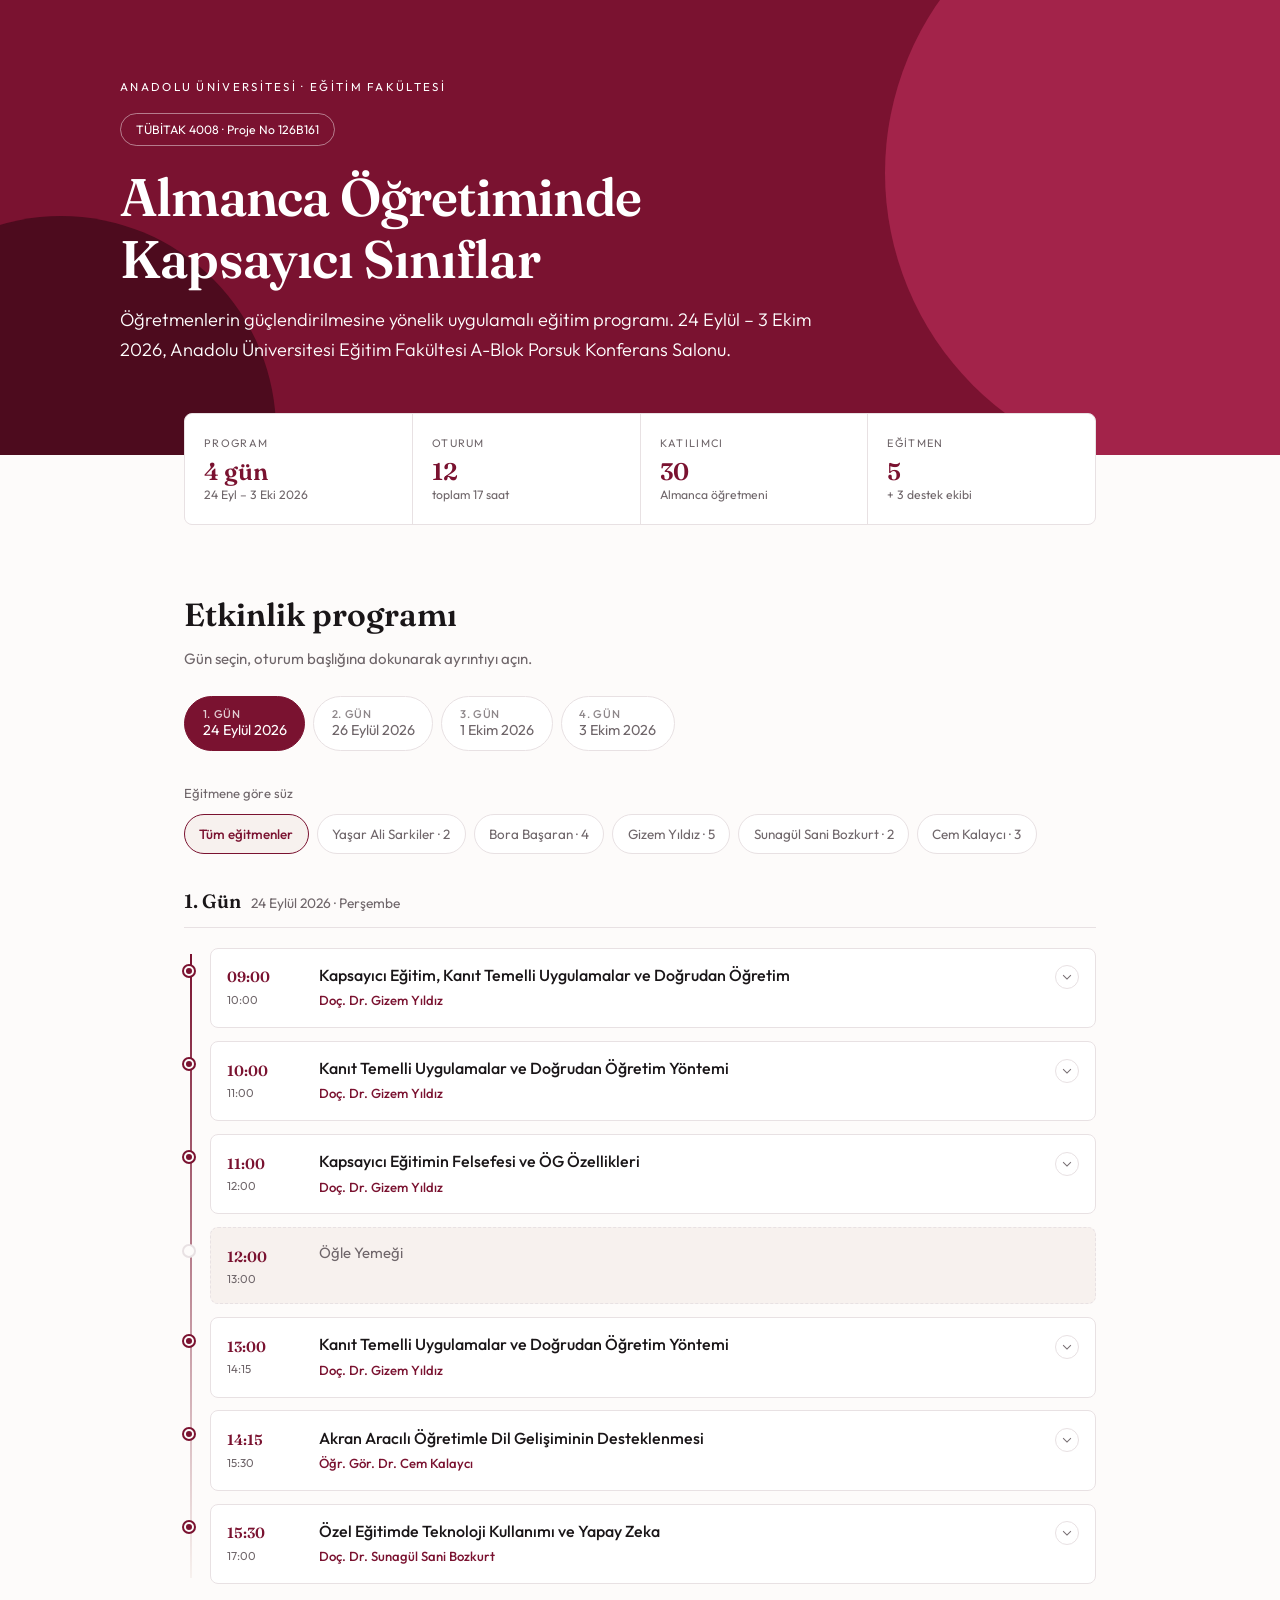
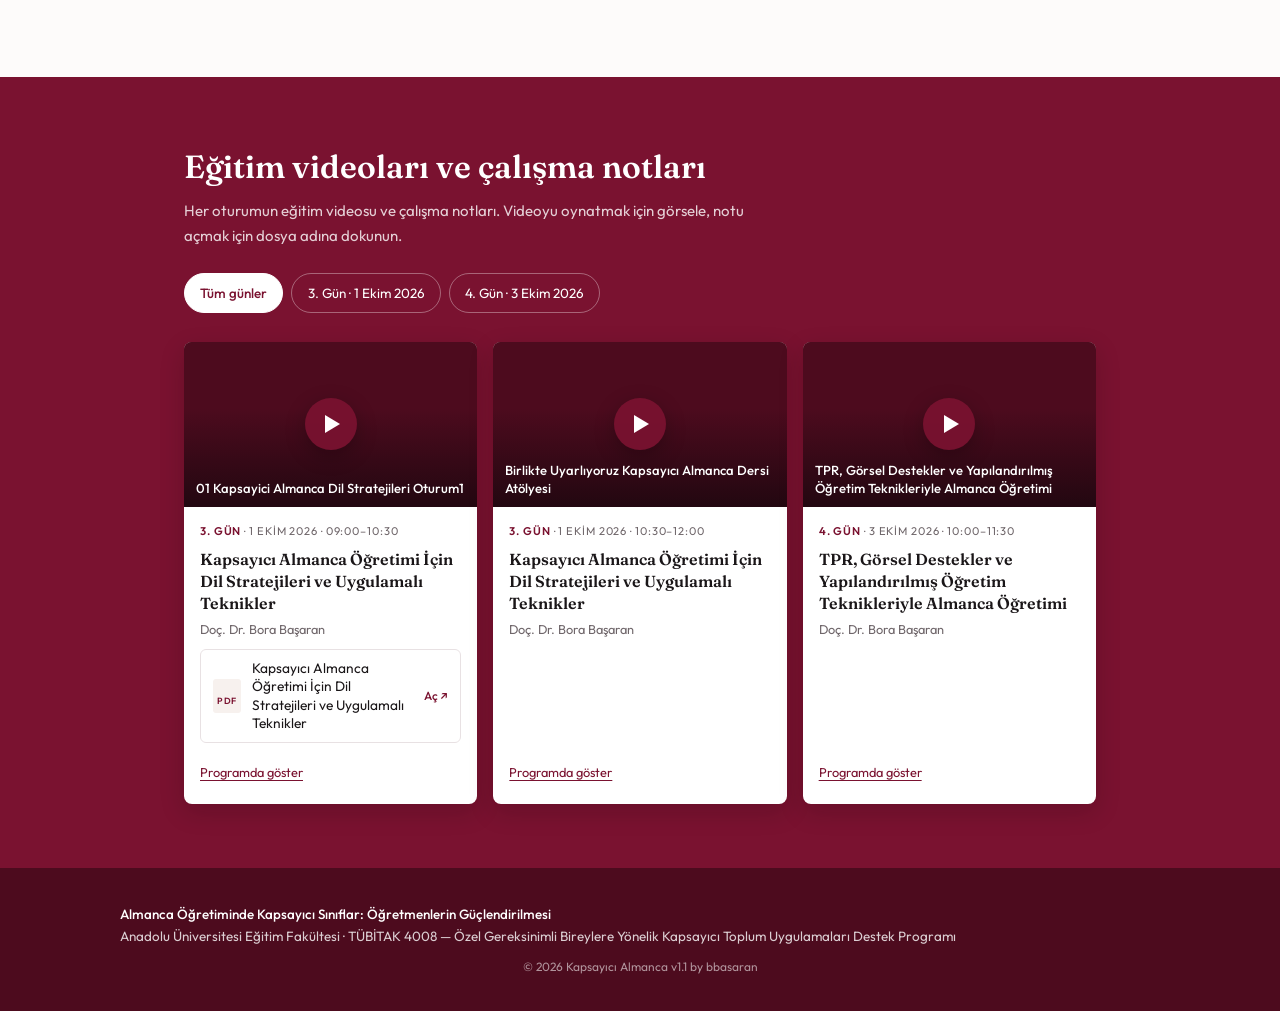
<file: index.html>
<!DOCTYPE html>
<html lang="tr">
<head>
<meta charset="UTF-8">
<meta name="viewport" content="width=device-width, initial-scale=1, viewport-fit=cover">
<meta name="theme-color" content="#7a1230">
<title>Etkinlik Programı | Almanca Öğretiminde Kapsayıcı Sınıflar</title>
<meta name="description" content="TÜBİTAK 4008 — Almanca Öğretiminde Kapsayıcı Sınıflar: Öğretmenlerin Güçlendirilmesi. 24 Eylül – 3 Ekim 2026 etkinlik programı.">
<link rel="preconnect" href="https://fonts.googleapis.com">
<link rel="preconnect" href="https://fonts.gstatic.com" crossorigin>
<link href="https://fonts.googleapis.com/css2?family=Fraunces:opsz,wght@9..144,400;9..144,600&family=Outfit:wght@300;400;500;600&display=swap" rel="stylesheet">
<style>
:root{
  --bordo:#7a1230; --bordo-dk:#4d0b1e; --bordo-lt:#a3234a;
  --ink:#1a1618; --muted:#6f666a; --line:#e8e1e3;
  --paper:#fdfbfa; --cream:#f7f1ee;
  --pad:clamp(1rem,5vw,5rem);
}
*{margin:0;padding:0;box-sizing:border-box}
html{scroll-behavior:smooth;-webkit-text-size-adjust:100%}
body{font-family:'Outfit',system-ui,sans-serif;background:var(--paper);color:var(--ink);line-height:1.65;-webkit-font-smoothing:antialiased;overflow-x:hidden}
button{font:inherit;color:inherit;-webkit-tap-highlight-color:transparent}

@keyframes riseIn{from{opacity:0;transform:translateY(16px)}to{opacity:1;transform:none}}
@keyframes fadeIn{from{opacity:0}to{opacity:1}}
@keyframes drawLine{from{transform:scaleY(0)}to{transform:scaleY(1)}}
@keyframes pop{from{opacity:0;transform:scale(.8)}to{opacity:1;transform:none}}

.hero{background:var(--bordo);color:#fff;padding:clamp(2.2rem,6vw,5rem) var(--pad) clamp(3.2rem,7vw,6rem);position:relative;overflow:hidden}
.hero>.wrap{position:relative;z-index:2}
.blob{position:absolute;border-radius:50%;z-index:1;pointer-events:none}
.blob.a{width:min(62vw,600px);aspect-ratio:1;right:-16%;top:-28%;background:var(--bordo-lt);opacity:.3;animation:fadeIn 1.2s ease both}
.blob.b{width:min(46vw,430px);aspect-ratio:1;left:-12%;bottom:-42%;background:var(--bordo-dk);opacity:.5;animation:fadeIn 1.4s .1s ease both}
.wrap{max-width:1040px;margin:0 auto}
.kurum{font-size:.72rem;letter-spacing:.2em;text-transform:uppercase;opacity:.85;margin-bottom:1.1rem;animation:riseIn .7s ease both}
.rozet{display:inline-block;border:1px solid rgba(255,255,255,.45);border-radius:2rem;padding:.32rem .95rem;font-size:.76rem;margin-bottom:1.3rem;animation:riseIn .7s .08s ease both}
h1{font-family:'Fraunces',Georgia,serif;font-weight:600;font-size:clamp(1.65rem,6.5vw,3.3rem);line-height:1.16;letter-spacing:-.015em;max-width:19ch;margin-bottom:1rem;animation:riseIn .7s .16s ease both}
.lead{font-weight:300;font-size:clamp(.94rem,3.4vw,1.14rem);max-width:60ch;opacity:.94;animation:riseIn .7s .24s ease both}

main{max-width:1040px;margin:0 auto;padding:0 var(--pad)}
.stats{display:grid;grid-template-columns:repeat(2,1fr);gap:1px;background:var(--line);border:1px solid var(--line);border-radius:8px;overflow:hidden;margin-top:-2.6rem;position:relative;z-index:5;animation:riseIn .7s .3s ease both}
.stats div{background:#fff;padding:1.1rem 1rem}
.stats dt{font-size:.68rem;letter-spacing:.12em;text-transform:uppercase;color:var(--muted);margin-bottom:.3rem}
.stats dd{font-family:'Fraunces',serif;font-size:1.35rem;font-weight:600;color:var(--bordo);line-height:1.15}
.stats dd small{font-family:'Outfit';font-size:.76rem;font-weight:400;color:var(--muted);display:block;margin-top:.1rem;line-height:1.35}

.bolum{padding:clamp(2.2rem,5vw,4rem) 0 1rem}
h2{font-family:'Fraunces',serif;font-weight:600;font-size:clamp(1.3rem,4.6vw,2rem);margin-bottom:.35rem}
.alt{color:var(--muted);font-size:.94rem;margin-bottom:1.5rem;max-width:56ch}

.kaydir{display:flex;gap:.5rem;overflow-x:auto;padding-bottom:.5rem;margin:0 calc(var(--pad)*-1);padding-left:var(--pad);padding-right:var(--pad);scrollbar-width:none;-webkit-overflow-scrolling:touch;scroll-snap-type:x proximity}
.kaydir::-webkit-scrollbar{display:none}
.sekme{flex:0 0 auto;scroll-snap-align:start;border:1px solid var(--line);background:#fff;border-radius:2rem;padding:.6rem 1.1rem;cursor:pointer;font-size:.9rem;color:var(--muted);transition:background .22s,border-color .22s,color .22s,transform .22s;line-height:1.3;min-height:44px;text-align:left}
.sekme:hover{border-color:var(--bordo-lt);color:var(--bordo)}
.sekme.aktif{background:var(--bordo);border-color:var(--bordo);color:#fff}
.sekme b{display:block;font-weight:500;font-size:.7rem;letter-spacing:.06em;opacity:.78;text-transform:uppercase}
.sekme.bos{opacity:.42}
.sekme .adet{font-size:.7rem;opacity:.8;margin-left:.15rem}

.filtreBaslik{font-size:.82rem;color:var(--muted);margin:1.5rem 0 .6rem}
.chip{flex:0 0 auto;scroll-snap-align:start;border:1px solid var(--line);background:#fff;border-radius:2rem;padding:.5rem .9rem;cursor:pointer;font-size:.84rem;color:var(--muted);transition:background .2s,border-color .2s,color .2s;min-height:40px;white-space:nowrap}
.chip:hover{border-color:var(--bordo-lt);color:var(--bordo)}
.chip.aktif{background:var(--cream);border-color:var(--bordo);color:var(--bordo);font-weight:500}

.gunbaslik{display:flex;align-items:baseline;gap:.6rem;flex-wrap:wrap;margin:1.5rem 0 1.2rem;padding-bottom:.6rem;border-bottom:1px solid var(--line);animation:fadeIn .4s ease both}
.gunbaslik h3{font-family:'Fraunces',serif;font-size:1.2rem;font-weight:600}
.gunbaslik span{color:var(--muted);font-size:.86rem}
.cizelge{position:relative;padding-left:1.6rem}
.cizelge::before{content:"";position:absolute;left:.36rem;top:.4rem;bottom:.4rem;width:2px;background:linear-gradient(var(--bordo),var(--cream));transform-origin:top;animation:drawLine .8s cubic-bezier(.4,0,.2,1) both}
.oturum{position:relative;margin-bottom:.8rem;animation:riseIn .5s ease both}
.nokta{position:absolute;left:-1.6rem;top:1.15rem;width:10px;height:10px;border-radius:50%;background:var(--bordo);border:2px solid var(--paper);box-shadow:0 0 0 2px var(--bordo);animation:pop .4s ease both}
.oturum.ara .nokta{background:var(--paper);box-shadow:0 0 0 2px var(--line)}
.kart{border:1px solid var(--line);border-radius:8px;background:#fff;overflow:hidden;transition:border-color .22s,box-shadow .22s}
.kart:hover{border-color:var(--bordo-lt);box-shadow:0 6px 18px rgba(26,22,24,.06)}
.oturum.ara .kart{background:var(--cream);border-style:dashed}
.ust{display:flex;gap:.85rem;align-items:flex-start;padding:.95rem 1rem;width:100%;background:none;border:0;text-align:left;cursor:pointer;min-height:44px}
.oturum.ara .ust{cursor:default}
.saat{font-family:'Fraunces',serif;font-size:.92rem;font-weight:600;color:var(--bordo);white-space:nowrap;min-width:4.9rem;padding-top:.1rem}
.saat small{display:block;font-family:'Outfit';font-weight:400;font-size:.72rem;color:var(--muted)}
.orta{flex:1;min-width:0}
.baslik{font-weight:500;font-size:1rem;line-height:1.4;margin-bottom:.25rem;overflow-wrap:anywhere}
.oturum.ara .baslik{font-weight:400;color:var(--muted);font-size:.93rem}
.egitmen{font-size:.82rem;color:var(--muted);overflow-wrap:anywhere}
.egitmen b{color:var(--bordo);font-weight:500}
.ok{flex-shrink:0;width:24px;height:24px;border-radius:50%;border:1px solid var(--line);display:flex;align-items:center;justify-content:center;transition:transform .28s ease,background .2s;margin-top:.1rem}
.ok::after{content:"";width:5px;height:5px;border-right:1.5px solid var(--muted);border-bottom:1.5px solid var(--muted);transform:rotate(45deg) translate(-1px,-1px)}
.kart.acik .ok{transform:rotate(180deg);background:var(--cream)}
.govde{max-height:0;overflow:hidden;transition:max-height .38s cubic-bezier(.4,0,.2,1)}
.iceric{padding:1rem;border-top:1px solid var(--line)}
.iceric p{font-size:.9rem;color:#443d40;margin-bottom:.85rem;overflow-wrap:anywhere}
.meta{display:flex;flex-wrap:wrap;gap:.35rem}
.etiket{font-size:.74rem;background:var(--cream);color:var(--bordo-dk);border-radius:4px;padding:.24rem .55rem}
.etiket.destek{background:#fff;border:1px solid var(--line);color:var(--muted)}
.bosluk{border:1px dashed var(--line);border-radius:8px;padding:1.4rem 1.1rem;text-align:center;color:var(--muted);font-size:.9rem;animation:fadeIn .35s ease both}
.bosluk b{color:var(--ink);font-weight:500}
.bosluk button{margin-top:.7rem;border:1px solid var(--bordo);background:#fff;color:var(--bordo);border-radius:2rem;padding:.45rem 1rem;font-size:.84rem;cursor:pointer;min-height:40px}

footer{background:var(--bordo-dk);color:rgba(255,255,255,.8);padding:2.2rem var(--pad);font-size:.84rem;margin-top:3rem}
footer strong{color:#fff;font-weight:500}

@media (min-width:560px){ .stats{grid-template-columns:repeat(4,1fr)} .stats div{padding:1.3rem 1.2rem} .stats dd{font-size:1.5rem} }
@media (max-width:430px){
  .ust{flex-wrap:wrap;gap:.5rem .7rem}
  .saat{min-width:0;font-size:.86rem;order:1}
  .saat small{display:inline;margin-left:.3rem}
  .ok{order:2;margin-left:auto}
  .orta{order:3;flex:1 0 100%}
  .cizelge{padding-left:1.35rem}
  .nokta{left:-1.35rem}
}
@media (prefers-reduced-motion:reduce){*{animation:none!important;transition:none!important}}
</style>
<link rel="stylesheet" href="materyaller.css">
</head>
<body>

<header class="hero">
  <div class="blob a"></div><div class="blob b"></div>
  <div class="wrap">
    <p class="kurum">Anadolu Üniversitesi &middot; Eğitim Fakültesi</p>
    <span class="rozet">TÜBİTAK 4008 &middot; Proje No 126B161</span>
    <h1>Almanca Öğretiminde Kapsayıcı Sınıflar</h1>
    <p class="lead">Öğretmenlerin güçlendirilmesine yönelik uygulamalı eğitim programı. 24 Eylül – 3 Ekim 2026, Anadolu Üniversitesi Eğitim Fakültesi A-Blok Porsuk Konferans Salonu.</p>
  </div>
</header>

<main>
  <dl class="stats">
    <div><dt>Program</dt><dd>4 gün<small>24 Eyl – 3 Eki 2026</small></dd></div>
    <div><dt>Oturum</dt><dd>12<small>toplam 17 saat</small></dd></div>
    <div><dt>Katılımcı</dt><dd>30<small>Almanca öğretmeni</small></dd></div>
    <div><dt>Eğitmen</dt><dd>5<small>+ 3 destek ekibi</small></dd></div>
  </dl>

  <section class="bolum">
    <h2>Etkinlik programı</h2>
    <p class="alt">Gün seçin, oturum başlığına dokunarak ayrıntıyı açın.</p>
    <div class="kaydir" id="sekmeler"></div>
    <p class="filtreBaslik">Eğitmene göre süz</p>
    <div class="kaydir" id="filtre"></div>
    <div id="icerik"></div>
  </section>
</main>

<section class="bolum mbant" id="materyaller" hidden>
  <div class="wrap" style="padding:0 var(--pad)">
    <h2>Eğitim videoları ve çalışma notları</h2>
    <p class="alt">Her oturumun eğitim videosu ve çalışma notları. Videoyu oynatmak için görsele, notu açmak için dosya adına dokunun.</p>
    <div class="kaydir" id="mfiltre"></div>
    <div class="mkartlar" id="materyalListe"></div>
  </div>
</section>

<footer>
  <div class="wrap">
    <strong>Almanca Öğretiminde Kapsayıcı Sınıflar: Öğretmenlerin Güçlendirilmesi</strong><br>
    Anadolu Üniversitesi Eğitim Fakültesi &middot; TÜBİTAK 4008 — Özel Gereksinimli Bireylere Yönelik Kapsayıcı Toplum Uygulamaları Destek Programı
  </div>
</footer>

<script src="materyaller.js"></script>
<script>
const GUNLER = [{"kod": "24.09.2026", "etiket": "1. Gün", "tarih": "24 Eylül 2026", "gun": "Perşembe", "oturumlar": [{"no": 1, "baslik": "Kapsayıcı Eğitim, Kanıt Temelli Uygulamalar ve Doğrudan Öğretim", "bas": "09:00", "bit": "10:00", "kisi": 30, "mekan": "Anadolu Üniversitesi Eğitim Fakültesi A-Blok Porsuk Konferans Salonu", "aciklama": "Bu oturumda, kapsayıcı eğitim bağlamında öğretim süreçlerinin etkililiğini artırmayı amaçlayan kanıt temelli uygulamalar kavramı ele alınacaktır.", "egitmenler": ["Doç. Dr. Gizem Yıldız"], "destek": ["Yiğit Selçuk Koca", "Sema Nur Tunçyüz", "Dilara Kılıç"], "mola": false}, {"no": 2, "baslik": "Kanıt Temelli Uygulamalar ve Doğrudan Öğretim Yöntemi", "bas": "10:00", "bit": "11:00", "kisi": 30, "mekan": "Anadolu Üniversitesi Eğitim Fakültesi A-Blok Porsuk Konferans Salonu", "aciklama": "Bu oturumda, kanıt temelli uygulamaların kuramsal dayanakları açıklanacak; bu yaklaşımların öğretim sürecinde neden ve nasıl tercih edilmesi gerektiği, kapsayıcı eğitim perspektifiyle tartışılacaktır.", "egitmenler": ["Doç. Dr. Gizem Yıldız"], "destek": ["Yiğit Selçuk Koca", "Sema Nur Tunçyüz", "Dilara Kılıç"], "mola": false}, {"no": 3, "baslik": "Kapsayıcı Eğitimin Felsefesi ve ÖG Özellikleri", "bas": "11:00", "bit": "12:00", "kisi": 30, "mekan": "Anadolu Üniversitesi Eğitim Fakültesi A-Blok Porsuk Konferans Salonu", "aciklama": "Bu oturumda, kapsayıcı eğitim uygulamalarının felsefi ve ampirik temellerine ilişkin genel bir çerçeve sunulacaktır. Kapsayıcı eğitimin eşitlik, erişilebilirlik ve katılım ilkeleri doğrultusunda nasıl yapılandırıldığı ele alınacak; bu yaklaşımın öğretim süreçlerine yansımaları kuramsal bir perspektifle tartışılacaktır.", "egitmenler": ["Doç. Dr. Gizem Yıldız"], "destek": ["Yiğit Selçuk Koca", "Sema Nur Tunçyüz", "Dilara Kılıç"], "mola": false}, {"no": 4, "baslik": "Öğle Yemeği", "bas": "12:00", "bit": "13:00", "kisi": 34, "mekan": "Anadolu Üniversitesi Yemekhanesi", "aciklama": "Öğlen yemeği için Anadolu Üniversitesi yemekhanesinden yararlanılacaktır.", "egitmenler": [], "destek": [], "mola": true}, {"no": 5, "baslik": "Kanıt Temelli Uygulamalar ve Doğrudan Öğretim Yöntemi", "bas": "13:00", "bit": "14:15", "kisi": 30, "mekan": "Anadolu Üniversitesi Eğitim Fakültesi A-Blok Porsuk Konferans Salonu", "aciklama": "Yöntemin temel ilkeleri, öğretim basamakları ve sınıf içi uygulanış süreci ele alınacak; özellikle özel eğitim gereksinimi olan öğrencilerin öğrenme süreçlerini desteklemedeki işlevi üzerinde durulacaktır. Oturum, doğrudan öğretim yaklaşımının Almanca öğretimi bağlamında nasıl planlanabileceğini ve öğretmenlerin bu yöntemi kendi derslerine nasıl uyarlayabileceklerini uygulamaya dönük örnekler üzerinden tartışmayı amaçlamaktadır.", "egitmenler": ["Doç. Dr. Gizem Yıldız"], "destek": ["Yiğit Selçuk Koca", "Sema Nur Tunçyüz", "Dilara Kılıç"], "mola": false}, {"no": 6, "baslik": "Akran Aracılı Öğretimle Dil Gelişiminin Desteklenmesi", "bas": "14:15", "bit": "15:30", "kisi": 30, "mekan": "Anadolu Üniversitesi Eğitim Fakültesi A-Blok Porsuk Konferans Salonu", "aciklama": "Bu oturumda, kapsayıcı eğitim bağlamında kanıt temelli öğretim yaklaşımlarından biri olan Akran Aracılı Öğretim Yöntemi ele alınacaktır. Oturumun amacı, akran etkileşimine dayalı bu yöntemin kuramsal temellerini tanıtmak ve yöntemin dil gelişimini desteklemedeki işlevini Almanca öğretimi bağlamında ortaya koymaktır.", "egitmenler": ["Öğr. Gör. Dr. Cem Kalaycı"], "destek": ["Yiğit Selçuk Koca", "Sema Nur Tunçyüz", "Dilara Kılıç"], "mola": false}, {"no": 7, "baslik": "Özel Eğitimde Teknoloji Kullanımı ve Yapay Zeka", "bas": "15:30", "bit": "17:00", "kisi": 30, "mekan": "Anadolu Üniversitesi Eğitim Fakültesi A-Blok Porsuk Konferans Salonu", "aciklama": "Oturum, özel eğitim gereksinimi olan öğrencilerin dil öğrenme süreçlerini desteklemeye yönelik teknolojik araçların pedagojik işlevlerini tanıtmayı ve bu araçların Almanca öğretimi bağlamında nasıl kullanılabileceğini tartışmayı amaçlamaktadır.", "egitmenler": ["Doç. Dr. Sunagül Sani Bozkurt"], "destek": ["Yiğit Selçuk Koca", "Sema Nur Tunçyüz", "Dilara Kılıç"], "mola": false}]}, {"kod": "26.09.2026", "etiket": "2. Gün", "tarih": "26 Eylül 2026", "gun": "Cumartesi", "oturumlar": [{"no": 8, "baslik": "Uygulama: Doğrudan öğretim basamaklarına göre bir Almanca gramer konusunun mikro-öğretim taslağını hazırlama", "bas": "10:00", "bit": "12:00", "kisi": 30, "mekan": "Anadolu Üniversitesi Eğitim Fakültesi A-Blok Porsuk Konferans Salonu", "aciklama": "Bu uygulama oturumu, öğretmenlerin Doğrudan Öğretim yöntemini kuramsal bir çerçeveden çıkararak sınıf içi uygulamalara dönüştürebilmelerini sağlamak üzere Doğrudan Öğretimin temel basamaklarını hatırlatacak ve katılımcılara mikro-öğretim taslak formunu tanıtacaktır.", "egitmenler": ["Öğr. Gör. Dr. Cem Kalaycı"], "destek": ["Yiğit Selçuk Koca", "Sema Nur Tunçyüz", "Dilara Kılıç"], "mola": false}, {"no": 9, "baslik": "Öğle Yemeği", "bas": "12:00", "bit": "13:00", "kisi": 34, "mekan": "Anadolu Üniversitesi Sosyal Tesisleri", "aciklama": "Öğlen yemeği için Anadolu Üniversitesi sosyal tesislerinden yararlanılacaktır.", "egitmenler": [], "destek": [], "mola": true}]}, {"kod": "01.10.2026", "etiket": "3. Gün", "tarih": "1 Ekim 2026", "gun": "Perşembe", "oturumlar": [{"no": 10, "baslik": "Kapsayıcı Almanca Öğretimi İçin Dil Stratejileri ve Uygulamalı Teknikler", "bas": "09:00", "bit": "10:30", "kisi": 30, "mekan": "Anadolu Üniversitesi Eğitim Fakültesi A-Blok Porsuk Konferans Salonu", "aciklama": "Etkinlik, öğretmenlerin kapsayıcı sınıflarda Almanca öğretimine yönelik erişilebilir, uyarlanabilir ve kanıt temelli dil öğretim yaklaşımlarını tanımalarını ve bu yaklaşımları kendi sınıf içi uygulamalarına bilinçli bir biçimde aktarabilmelerini hedeflemektedir.", "egitmenler": ["Doç. Dr. Bora Başaran"], "destek": ["Yiğit Selçuk Koca", "Sema Nur Tunçyüz", "Dilara Kılıç"], "mola": false}, {"no": 11, "baslik": "Kapsayıcı Almanca Öğretimi İçin Dil Stratejileri ve Uygulamalı Teknikler", "bas": "10:30", "bit": "12:00", "kisi": 30, "mekan": "Anadolu Üniversitesi Eğitim Fakültesi A-Blok Porsuk Konferans Salonu", "aciklama": "Bu devam oturumunda Kapsayıcı Almanca Öğretimi İçin Dil Stratejileri ve Uygulamalı Teknikler'e yönelik örnekler sunularak tamamlayıcı uygulamalar gerçekleştirilecektir.", "egitmenler": ["Doç. Dr. Bora Başaran"], "destek": ["Yiğit Selçuk Koca", "Sema Nur Tunçyüz", "Dilara Kılıç"], "mola": false}, {"no": 12, "baslik": "Öğle Yemeği", "bas": "12:00", "bit": "13:00", "kisi": 34, "mekan": "Anadolu Üniversitesi Yemekhanesi", "aciklama": "Öğlen yemeği için Anadolu Üniversitesi yemekhanesinden yararlanılacaktır.", "egitmenler": [], "destek": [], "mola": true}, {"no": 13, "baslik": "Öğrenme İçin Evrensel Tasarım ve Çok Duyulu Dil Öğretimi Yaklaşımları", "bas": "13:00", "bit": "15:00", "kisi": 30, "mekan": "Anadolu Üniversitesi Eğitim Fakültesi A-Blok Porsuk Konferans Salonu", "aciklama": "Öğrenme İçin Evrensel Tasarım (Universal Design for Learning – UDL) 3.0 çerçevesi (CAST, 2024) ve bu çerçevenin çok duyulu dil öğretimine uygulanışı ele alınacaktır.", "egitmenler": ["Arş. Gör. Yaşar Ali Sarkiler"], "destek": ["Yiğit Selçuk Koca", "Sema Nur Tunçyüz", "Dilara Kılıç"], "mola": false}]}, {"kod": "03.10.2026", "etiket": "4. Gün", "tarih": "3 Ekim 2026", "gun": "Cumartesi", "oturumlar": [{"no": 14, "baslik": "TPR, Görsel Destekler ve Yapılandırılmış Öğretim Teknikleriyle Almanca Öğretimi", "bas": "10:00", "bit": "11:30", "kisi": 30, "mekan": "Anadolu Üniversitesi Eğitim Fakültesi A-Blok Porsuk Konferans Salonu", "aciklama": "Total Physical Response (TPR), görsel destek stratejileri ve yapılandırılmış öğretim yöntemleri ele alınacaktır. Oturumun temel amacı, bu yaklaşımların kapsayıcı sınıf ortamlarında Almanca öğretimini nasıl daha erişilebilir, anlaşılır ve sürdürülebilir hâle getirdiğini kuramsal ve uygulamalı boyutlarıyla sunmaktır.", "egitmenler": ["Doç. Dr. Bora Başaran"], "destek": ["Yiğit Selçuk Koca", "Sema Nur Tunçyüz", "Dilara Kılıç"], "mola": false}, {"no": 15, "baslik": "Öğle Yemeği", "bas": "11:30", "bit": "12:30", "kisi": 34, "mekan": "Anadolu Üniversitesi Sosyal Tesisleri", "aciklama": "Öğlen yemeği için Anadolu Üniversitesi sosyal tesislerinden yararlanılacaktır.", "egitmenler": [], "destek": [], "mola": true}, {"no": 16, "baslik": "Değerlendirme Oturumu", "bas": "12:30", "bit": "14:00", "kisi": 30, "mekan": "Anadolu Üniversitesi Eğitim Fakültesi A-Blok Porsuk Konferans Salonu", "aciklama": "Programın değerlendirme oturumunda, eğitim sürecinin genel etkililiği çok boyutlu olarak ele alınacaktır. Bu kapsamda katılımcı öğretmenlerin kapsayıcı Almanca öğretimine ilişkin bilgi ve farkındalık düzeylerindeki değişimi belirlemeye yönelik son değerlendirme uygulamaları gerçekleştirilecektir.", "egitmenler": ["Doç. Dr. Bora Başaran", "Doç. Dr. Sunagül Sani Bozkurt", "Öğr. Gör. Dr. Cem Kalaycı", "Doç. Dr. Gizem Yıldız", "Arş. Gör. Yaşar Ali Sarkiler"], "destek": ["Yiğit Selçuk Koca", "Sema Nur Tunçyüz", "Dilara Kılıç"], "mola": false}]}];
let aktifGun = 0, aktifEgitmen = null;

const egitmenler = [];
GUNLER.forEach(g => g.oturumlar.forEach(o => o.egitmenler.forEach(e => {
  if (!egitmenler.includes(e)) egitmenler.push(e);
})));
egitmenler.sort((a,b) => a.localeCompare(b,'tr'));

const kisaAd = e => e.replace(/^(Doç\. Dr\.|Öğr\. Gör\. Dr\.|Arş\. Gör\.)\s*/,'');
const esles = o => !aktifEgitmen || o.egitmenler.indexOf(aktifEgitmen) !== -1;
const gunOturum = g => g.oturumlar.filter(o => !o.mola && esles(o));

function sekmeleriCiz(){
  document.getElementById('sekmeler').innerHTML = GUNLER.map((g,i) => {
    const n = gunOturum(g).length;
    const bos = aktifEgitmen && n === 0;
    return '<button class="sekme' + (i===aktifGun?' aktif':'') + (bos?' bos':'') + '" data-i="' + i + '">' +
           '<b>' + g.etiket + '</b>' + g.tarih +
           (aktifEgitmen ? '<span class="adet"> · ' + n + ' oturum</span>' : '') + '</button>';
  }).join('');
}

function filtreCiz(){
  document.getElementById('filtre').innerHTML =
    '<button class="chip' + (aktifEgitmen===null?' aktif':'') + '" data-e="">Tüm eğitmenler</button>' +
    egitmenler.map(e => {
      let t = 0;
      GUNLER.forEach(g => g.oturumlar.forEach(o => { if(!o.mola && o.egitmenler.indexOf(e)!==-1) t++; }));
      return '<button class="chip' + (aktifEgitmen===e?' aktif':'') + '" data-e="' + e + '">' +
             kisaAd(e) + ' · ' + t + '</button>';
    }).join('');
}

function icerikCiz(){
  const g = GUNLER[aktifGun];
  const list = g.oturumlar.filter(o => aktifEgitmen ? (!o.mola && esles(o)) : true);
  let govde;
  if (list.length === 0){
    const varGun = GUNLER.map((x,i)=>({i,n:gunOturum(x).length})).filter(x=>x.n>0);
    govde = '<div class="bosluk"><b>' + kisaAd(aktifEgitmen) + '</b> bu günde oturum yürütmüyor.' +
      (varGun.length ? '<br>Oturumları: ' + varGun.map(x=>GUNLER[x.i].etiket).join(', ') +
        '<br><button data-git="' + varGun[0].i + '">' + GUNLER[varGun[0].i].etiket + '’ne git</button>' : '') +
      '</div>';
  } else {
    govde = '<div class="cizelge">' + list.map((o,i) =>
      '<div class="oturum' + (o.mola?' ara':'') + '" data-no="' + o.no + '" style="animation-delay:' + (i*0.055).toFixed(3) + 's">' +
        '<span class="nokta" style="animation-delay:' + (i*0.055+0.1).toFixed(3) + 's"></span>' +
        '<div class="kart">' +
          (o.mola
            ? '<div class="ust"><div class="saat">' + o.bas + '<small>' + o.bit + '</small></div>' +
              '<div class="orta"><div class="baslik">' + o.baslik + '</div></div></div>'
            : '<button class="ust" type="button" aria-expanded="false">' +
                '<div class="saat">' + o.bas + '<small>' + o.bit + '</small></div>' +
                '<div class="orta"><div class="baslik">' + o.baslik + '</div>' +
                '<div class="egitmen"><b>' + o.egitmenler.join(', ') + '</b></div>' + rozetHtml(o.no) + '</div>' +
                '<span class="ok"></span></button>' +
              '<div class="govde"><div class="iceric"><p>' + o.aciklama + '</p>' + materyalHtml(o) + '<div class="meta">' +
                o.egitmenler.map(e=>'<span class="etiket">'+e+'</span>').join('') +
                o.destek.map(d=>'<span class="etiket destek">'+d+'</span>').join('') +
                '<span class="etiket destek">' + o.kisi + ' katılımcı</span>' +
                '<span class="etiket destek">' + o.mekan + '</span>' +
              '</div></div></div>') +
        '</div></div>').join('') + '</div>';
  }
  document.getElementById('icerik').innerHTML =
    '<div class="gunbaslik"><h3>' + g.etiket + '</h3><span>' + g.tarih + ' · ' + g.gun + '</span></div>' + govde;
}

function ciz(){ sekmeleriCiz(); filtreCiz(); icerikCiz(); }

document.addEventListener('click', function(e){
  const git = e.target.closest('[data-git]');
  if (git){ aktifGun = +git.dataset.git; ciz(); return; }
  const s = e.target.closest('.sekme');
  if (s){ aktifGun = +s.dataset.i; ciz(); return; }
  const c = e.target.closest('.chip');
  if (c){
    aktifEgitmen = c.dataset.e || null;
    if (aktifEgitmen && gunOturum(GUNLER[aktifGun]).length === 0){
      const ilk = GUNLER.findIndex(g => gunOturum(g).length > 0);
      if (ilk !== -1) aktifGun = ilk;
    }
    ciz(); return;
  }
  const u = e.target.closest('button.ust');
  if (u){
    const k = u.parentElement, gv = k.querySelector('.govde');
    const acik = k.classList.toggle('acik');
    u.setAttribute('aria-expanded', acik ? 'true' : 'false');
    gv.style.maxHeight = acik ? gv.scrollHeight + 'px' : '0px';
  }
});

window.addEventListener('resize', function(){
  document.querySelectorAll('.kart.acik .govde').forEach(function(gv){
    gv.style.transition = 'none';
    gv.style.maxHeight = gv.scrollHeight + 'px';
    requestAnimationFrame(function(){ gv.style.transition = ''; });
  });
});

ciz();
materyalYukle();
</script>
</body>
</html>
</file>
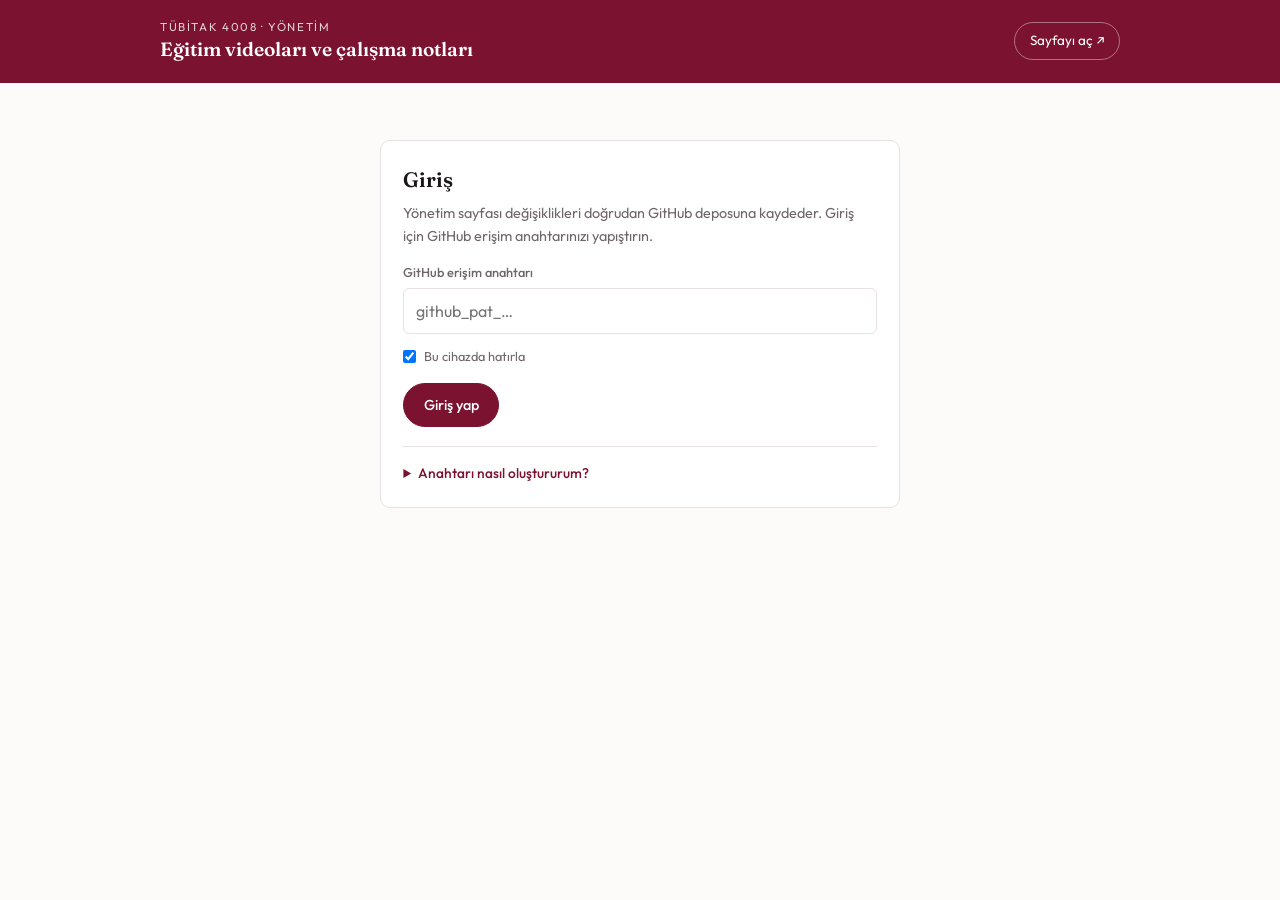
<file: admin/index.html>
<!DOCTYPE html>
<html lang="tr">
<head>
<meta charset="UTF-8">
<meta name="viewport" content="width=device-width, initial-scale=1, viewport-fit=cover">
<meta name="robots" content="noindex, nofollow">
<meta name="theme-color" content="#7a1230">
<title>Yönetim | Almanca Öğretiminde Kapsayıcı Sınıflar</title>
<link rel="preconnect" href="https://fonts.googleapis.com">
<link rel="preconnect" href="https://fonts.gstatic.com" crossorigin>
<link href="https://fonts.googleapis.com/css2?family=Fraunces:opsz,wght@9..144,600&family=Outfit:wght@300;400;500;600&display=swap" rel="stylesheet">
<style>
:root{--bordo:#7a1230;--bordo-dk:#4d0b1e;--bordo-lt:#a3234a;--ink:#1a1618;--muted:#6f666a;--line:#e8e1e3;--paper:#fdfbfa;--cream:#f7f1ee;--ok:#1d6b43;--pad:clamp(1rem,4vw,2.5rem)}
*{margin:0;padding:0;box-sizing:border-box}
body{font-family:'Outfit',system-ui,sans-serif;background:var(--paper);color:var(--ink);line-height:1.55;-webkit-font-smoothing:antialiased}
button,input{font:inherit;color:inherit}
[hidden]{display:none!important}
header{background:var(--bordo);color:#fff;padding:1.1rem var(--pad)}
header .ic{max-width:960px;margin:0 auto;display:flex;align-items:center;justify-content:space-between;gap:1rem;flex-wrap:wrap}
header h1{font-family:'Fraunces',serif;font-weight:600;font-size:1.2rem}
header small{display:block;font-size:.72rem;letter-spacing:.14em;text-transform:uppercase;opacity:.8}
header a,header button{color:#fff;font-size:.84rem;background:none;border:1px solid rgba(255,255,255,.4);border-radius:2rem;padding:.4rem .9rem;text-decoration:none;cursor:pointer;min-height:38px}
main{max-width:960px;margin:0 auto;padding:1.6rem var(--pad) 7rem}
.kutu{background:#fff;border:1px solid var(--line);border-radius:10px;padding:1.4rem}
h2{font-family:'Fraunces',serif;font-weight:600;font-size:1.3rem;margin-bottom:.4rem}
.alt{color:var(--muted);font-size:.9rem;margin-bottom:1rem}
label{display:block;font-size:.8rem;font-weight:500;color:var(--muted);margin:.8rem 0 .3rem}
input[type=text],input[type=url],input[type=password]{width:100%;border:1px solid var(--line);border-radius:6px;padding:.62rem .75rem;background:#fff;min-height:44px}
input:focus{outline:2px solid var(--bordo-lt);outline-offset:1px;border-color:transparent}
.btn{border:1px solid var(--bordo);background:var(--bordo);color:#fff;border-radius:2rem;padding:.6rem 1.2rem;cursor:pointer;font-weight:500;min-height:44px;font-size:.9rem}
.btn:disabled{opacity:.5;cursor:not-allowed}
.btn.ikincil{background:#fff;color:var(--bordo)}
.btn.kucuk{padding:.35rem .8rem;min-height:36px;font-size:.82rem}
.sil{border:0;background:none;color:var(--muted);cursor:pointer;font-size:.8rem;padding:.3rem .5rem;border-radius:4px;min-height:34px}
.sil:hover{color:var(--bordo);background:var(--cream)}
.onay{display:flex;align-items:center;gap:.5rem;margin:.8rem 0 1rem;font-size:.86rem;color:var(--muted)}
.hata{color:var(--bordo);font-size:.86rem;margin-top:.7rem}
details.yardim{margin-top:1.2rem;font-size:.86rem;color:#443d40;border-top:1px solid var(--line);padding-top:1rem}
details.yardim summary{cursor:pointer;color:var(--bordo);font-weight:500}
details.yardim ol{margin:.6rem 0 0 1.2rem;display:grid;gap:.3rem}

.sekmeler{display:flex;gap:.5rem;overflow-x:auto;margin-bottom:1rem;padding-bottom:.3rem;scrollbar-width:none}
.sekme{flex:0 0 auto;border:1px solid var(--line);background:#fff;border-radius:2rem;padding:.5rem 1rem;cursor:pointer;font-size:.86rem;color:var(--muted);min-height:42px;white-space:nowrap}
.sekme.aktif{background:var(--bordo);border-color:var(--bordo);color:#fff}
.sekme .say{font-size:.72rem;opacity:.8;margin-left:.25rem}

.oturum{background:#fff;border:1px solid var(--line);border-radius:10px;margin-bottom:.8rem;overflow:hidden}
.oturum.degisti{border-color:var(--bordo-lt)}
.obas{display:flex;gap:.9rem;align-items:flex-start;padding:.9rem 1rem;width:100%;border:0;background:none;text-align:left;cursor:pointer}
.obas .saat{font-family:'Fraunces',serif;font-weight:600;color:var(--bordo);font-size:.9rem;min-width:3.4rem}
.obas .orta{flex:1;min-width:0}
.obas .b{font-weight:500;line-height:1.35}
.obas .e{font-size:.8rem;color:var(--muted)}
.durum{display:flex;gap:.3rem;flex-wrap:wrap;margin-top:.35rem}
.dz{font-size:.7rem;border-radius:2rem;padding:.1rem .55rem;background:var(--cream);color:var(--muted)}
.dz.var{background:#e7f3ec;color:var(--ok)}
.ogovde{border-top:1px solid var(--line);padding:1rem;display:grid;gap:1.2rem;background:var(--paper)}
@media (min-width:760px){.ogovde{grid-template-columns:1fr 1fr}}
.grup h3{font-size:.72rem;letter-spacing:.12em;text-transform:uppercase;color:var(--muted);margin-bottom:.5rem;font-weight:500}
.oge{display:flex;gap:.7rem;align-items:center;background:#fff;border:1px solid var(--line);border-radius:6px;padding:.5rem;margin-bottom:.45rem}
.oge img{width:88px;aspect-ratio:16/9;object-fit:cover;border-radius:4px;background:var(--bordo-dk);flex-shrink:0}
.oge .pdf{width:34px;height:40px;border-radius:3px;background:var(--cream);color:var(--bordo);font-size:.58rem;font-weight:600;display:flex;align-items:flex-end;justify-content:center;padding-bottom:.3rem;flex-shrink:0}
.oge .m{flex:1;min-width:0;font-size:.86rem;line-height:1.3;overflow-wrap:anywhere}
.oge .m small{display:block;color:var(--muted);font-size:.74rem}
.yeni{font-size:.7rem;color:var(--bordo);font-weight:600}
.ekle{background:#fff;border:1px dashed var(--line);border-radius:6px;padding:.3rem .8rem .8rem}
.ekle .satir{display:flex;gap:.5rem;margin-top:.6rem;flex-wrap:wrap;align-items:center}
.dosyasec{font-size:.84rem;max-width:100%}
.bos{font-size:.84rem;color:var(--muted);margin-bottom:.45rem}

.alt-cubuk{position:fixed;left:0;right:0;bottom:0;background:#fff;border-top:1px solid var(--line);box-shadow:0 -6px 20px rgba(26,22,24,.06);padding:.8rem var(--pad);z-index:10}
.alt-cubuk .ic{max-width:960px;margin:0 auto;display:flex;align-items:center;justify-content:space-between;gap:1rem;flex-wrap:wrap}
.alt-cubuk .mesaj{font-size:.88rem;color:var(--muted)}
.alt-cubuk .mesaj.basari{color:var(--ok)}
.alt-cubuk .mesaj.hata{color:var(--bordo);margin:0}
</style>
</head>
<body>

<header>
  <div class="ic">
    <div><small>TÜBİTAK 4008 · Yönetim</small><h1>Eğitim videoları ve çalışma notları</h1></div>
    <div style="display:flex;gap:.5rem">
      <a href="../" target="_blank" rel="noopener">Sayfayı aç ↗</a>
      <button id="cikis" type="button" hidden>Çıkış</button>
    </div>
  </div>
</header>

<main>
  <!-- Giriş -->
  <section id="giris" class="kutu" style="max-width:520px;margin:2rem auto 0">
    <h2>Giriş</h2>
    <p class="alt">Yönetim sayfası değişiklikleri doğrudan GitHub deposuna kaydeder. Giriş için GitHub erişim anahtarınızı yapıştırın.</p>
    <label for="anahtar">GitHub erişim anahtarı</label>
    <input id="anahtar" type="password" autocomplete="off" placeholder="github_pat_…">
    <div class="onay"><input id="hatirla" type="checkbox" checked> <label for="hatirla" style="margin:0;font-weight:400">Bu cihazda hatırla</label></div>
    <button id="girisBtn" class="btn" type="button">Giriş yap</button>
    <p id="girisHata" class="hata" hidden></p>
    <details class="yardim">
      <summary>Anahtarı nasıl oluştururum?</summary>
      <ol>
        <li>GitHub’da <b>Settings → Developer settings → Personal access tokens → Fine-grained tokens</b> sayfasını açın.</li>
        <li><b>Generate new token</b>’a tıklayın, bir ad ve süre verin.</li>
        <li><b>Repository access</b>: “Only select repositories” → <b>kapsayici-almanca-2026</b>.</li>
        <li><b>Permissions → Contents</b>: “Read and write”.</li>
        <li>Oluşan anahtarı kopyalayıp buraya yapıştırın.</li>
      </ol>
    </details>
  </section>

  <!-- Panel -->
  <section id="panel" hidden>
    <h2>Oturumlar</h2>
    <p class="alt">Bir oturumu açın, eğitim videosunun YouTube bağlantısını ve çalışma notlarını ekleyin. Bitirince alttaki <b>Yayınla</b> düğmesine basın.</p>
    <div class="sekmeler" id="gunler"></div>
    <div id="oturumlar"></div>
  </section>
</main>

<div class="alt-cubuk" id="cubuk" hidden>
  <div class="ic">
    <span class="mesaj" id="mesaj">Kaydedilmemiş değişiklik yok.</span>
    <div style="display:flex;gap:.5rem">
      <button class="btn ikincil" id="vazgec" type="button" disabled>Vazgeç</button>
      <button class="btn" id="yayinla" type="button" disabled>Yayınla</button>
    </div>
  </div>
</div>

<script>
const DEPO = 'borabasaran/kapsayici-almanca-2026';
const DAL = 'main';
const API = 'https://api.github.com/repos/' + DEPO;
const AZAMI_MB = 25;

let anahtar = null, GUNLER = [], veri = {oturumlar: {}}, kayitli = '{}', jsonSha = null;
let bekleyenDosyalar = {};   // geçici kimlik -> File
let silinecekler = [];       // depo yolları
let aktifGun = 0, acikOturum = null;

const $ = id => document.getElementById(id);
const kacis = t => String(t == null ? '' : t).replace(/[&<>"']/g, c => ({'&':'&amp;','<':'&lt;','>':'&gt;','"':'&quot;',"'":'&#39;'}[c]));
function ytKimlik(u){
  u = String(u || '').trim();
  if (/^[\w-]{11}$/.test(u)) return u;
  const m = u.match(/(?:youtu\.be\/|[?&]v=|\/embed\/|\/shorts\/|\/live\/)([\w-]{11})/);
  return m ? m[1] : null;
}
function sade(t){
  const h = {'ç':'c','ğ':'g','ı':'i','ö':'o','ş':'s','ü':'u','Ç':'c','Ğ':'g','İ':'i','Ö':'o','Ş':'s','Ü':'u'};
  return String(t).replace(/[çğıöşüÇĞİÖŞÜ]/g, c => h[c]).toLowerCase().replace(/[^a-z0-9]+/g,'-').replace(/^-|-$/g,'').slice(0,50) || 'not';
}
const utf8b64 = s => { const b = new TextEncoder().encode(s); let x=''; for (let i=0;i<b.length;i+=0x8000) x += String.fromCharCode.apply(null, b.subarray(i,i+0x8000)); return btoa(x); };
const b64utf8 = s => new TextDecoder().decode(Uint8Array.from(atob(s.replace(/\s/g,'')), c => c.charCodeAt(0)));
const dosyaB64 = f => new Promise((ok, red) => { const r = new FileReader(); r.onload = () => ok(String(r.result).split(',')[1]); r.onerror = red; r.readAsDataURL(f); });

async function gh(yol, ayar = {}){
  const r = await fetch(API + yol, Object.assign({}, ayar, {headers: Object.assign({
    'Authorization': 'Bearer ' + anahtar, 'Accept': 'application/vnd.github+json', 'X-GitHub-Api-Version': '2022-11-28'
  }, ayar.headers || {})}));
  if (!r.ok){
    const e = new Error('GitHub ' + r.status); e.durum = r.status;
    try { e.detay = (await r.json()).message; } catch(_){}
    throw e;
  }
  return r.status === 204 ? null : r.json();
}

/* ---- Giriş ---- */
function kayitliAnahtar(){ try { return localStorage.getItem('4008_anahtar') || sessionStorage.getItem('4008_anahtar'); } catch(_) { return null; } }
function anahtarSakla(a, kalici){ try { (kalici ? localStorage : sessionStorage).setItem('4008_anahtar', a); } catch(_){} }
function anahtarSil(){ try { localStorage.removeItem('4008_anahtar'); sessionStorage.removeItem('4008_anahtar'); } catch(_){} }

async function girisYap(a, kalici){
  anahtar = a;
  $('girisBtn').disabled = true; $('girisHata').hidden = true;
  try {
    const depo = await gh('');
    if (!depo.permissions || !depo.permissions.push) throw Object.assign(new Error('yetki'), {durum: 403});
    await verileriYukle();
    if (kalici !== undefined) anahtarSakla(a, kalici);
    $('giris').hidden = true; $('panel').hidden = false; $('cubuk').hidden = false; $('cikis').hidden = false;
    ciz();
  } catch(e){
    anahtar = null;
    $('girisHata').textContent = e.durum === 401 ? 'Anahtar geçersiz ya da süresi dolmuş.' :
      e.durum === 403 || e.durum === 404 ? 'Bu anahtarın depoya yazma yetkisi yok. “Contents: Read and write” iznini ve depo seçimini kontrol edin.' :
      'Bağlantı kurulamadı: ' + (e.detay || e.message);
    $('girisHata').hidden = false;
    if (kalici === undefined) { anahtarSil(); $('giris').hidden = false; }
  } finally { $('girisBtn').disabled = false; }
}

async function verileriYukle(){
  const html = await (await fetch('../index.html', {cache: 'no-cache'})).text();
  const m = html.match(/const GUNLER = (\[[\s\S]*?\]);\s*\n/);
  if (!m) throw new Error('Program bilgisi okunamadı');
  GUNLER = JSON.parse(m[1]);
  try {
    const d = await gh('/contents/materyaller.json?ref=' + DAL);
    jsonSha = d.sha;
    veri = JSON.parse(b64utf8(d.content));
  } catch(e){
    if (e.durum !== 404) throw e;
    jsonSha = null; veri = {oturumlar: {}};
  }
  if (!veri.oturumlar) veri.oturumlar = {};
  kayitli = JSON.stringify(veri);
  bekleyenDosyalar = {}; silinecekler = [];
}

/* ---- Çizim ---- */
const om = no => veri.oturumlar[String(no)] || {videolar: [], notlar: []};
function omYaz(no, m){
  if (!m.videolar.length && !m.notlar.length) delete veri.oturumlar[String(no)];
  else veri.oturumlar[String(no)] = m;
}
function kayitliOm(no){ return JSON.stringify((JSON.parse(kayitli).oturumlar || {})[String(no)] || null); }
function degistiMi(){ return JSON.stringify(veri) !== kayitli || silinecekler.length > 0; }

function ciz(){
  $('gunler').innerHTML = GUNLER.map((g, i) => {
    const say = g.oturumlar.filter(o => !o.mola && veri.oturumlar[String(o.no)]).length;
    const top = g.oturumlar.filter(o => !o.mola).length;
    return '<button class="sekme' + (i === aktifGun ? ' aktif' : '') + '" data-gun="' + i + '">' + g.etiket + ' · ' + g.tarih + '<span class="say">' + say + '/' + top + '</span></button>';
  }).join('');
  $('oturumlar').innerHTML = GUNLER[aktifGun].oturumlar.filter(o => !o.mola).map(o => {
    const m = om(o.no), acik = acikOturum === o.no;
    const vs = m.videolar || [], ns = m.notlar || [];
    const degisti = JSON.stringify(veri.oturumlar[String(o.no)] || null) !== kayitliOm(o.no);
    return '<article class="oturum' + (degisti ? ' degisti' : '') + '">' +
      '<button class="obas" type="button" data-ac="' + o.no + '" aria-expanded="' + acik + '">' +
        '<span class="saat">' + o.bas + '</span><span class="orta"><span class="b">' + kacis(o.baslik) + '</span>' +
        '<span class="e" style="display:block">' + kacis(o.egitmenler.join(', ')) + '</span>' +
        '<span class="durum"><span class="dz' + (vs.length ? ' var' : '') + '">' + (vs.length ? '✓ ' + vs.length + ' video' : 'Video yok') + '</span>' +
        '<span class="dz' + (ns.length ? ' var' : '') + '">' + (ns.length ? '✓ ' + ns.length + ' not' : 'Not yok') + '</span>' +
        (degisti ? '<span class="dz" style="background:var(--cream);color:var(--bordo)">Kaydedilmedi</span>' : '') + '</span></span>' +
        '<span style="color:var(--muted)">' + (acik ? '▴' : '▾') + '</span></button>' +
      (acik ? '<div class="ogovde">' +
        '<div class="grup"><h3>Eğitim videosu</h3>' +
          (vs.length ? '' : '<p class="bos">Henüz video eklenmedi.</p>') +
          vs.map((v, i) => '<div class="oge"><img alt="" src="https://i.ytimg.com/vi/' + ytKimlik(v.youtube) + '/mqdefault.jpg">' +
            '<div class="m">' + kacis(v.baslik || '(başlıksız)') + '<small>' + kacis(v.youtube) + '</small></div>' +
            '<button class="sil" type="button" data-silv="' + o.no + ':' + i + '">Kaldır</button></div>').join('') +
          '<div class="ekle"><label for="vb' + o.no + '">Video başlığı</label><input type="text" id="vb' + o.no + '" placeholder="Örn. Doğrudan öğretim yöntemi">' +
          '<label for="vu' + o.no + '">YouTube bağlantısı</label><input type="url" id="vu' + o.no + '" placeholder="https://youtu.be/…">' +
          '<div class="satir"><button class="btn kucuk" type="button" data-ekv="' + o.no + '">Videoyu ekle</button><span class="hata" id="vh' + o.no + '" style="margin:0"></span></div></div>' +
        '</div>' +
        '<div class="grup"><h3>Çalışma notları</h3>' +
          (ns.length ? '' : '<p class="bos">Henüz not eklenmedi.</p>') +
          ns.map((n, i) => '<div class="oge"><span class="pdf">' + kacis((n.dosya.split('.').pop() || '').toUpperCase().slice(0,4)) + '</span>' +
            '<div class="m">' + kacis(n.baslik) + '<small>' + (n._gecici ? '<span class="yeni">YENİ · ' + kacis((bekleyenDosyalar[n._gecici] || {}).name) + '</span>' : kacis(n.dosya)) + '</small></div>' +
            '<button class="sil" type="button" data-siln="' + o.no + ':' + i + '">Kaldır</button></div>').join('') +
          '<div class="ekle"><label for="nb' + o.no + '">Not başlığı</label><input type="text" id="nb' + o.no + '" placeholder="Örn. Doğrudan öğretim basamakları">' +
          '<label for="nd' + o.no + '">Dosya (PDF, Word, PowerPoint)</label><input class="dosyasec" type="file" id="nd' + o.no + '" accept=".pdf,.doc,.docx,.ppt,.pptx,.xls,.xlsx,.zip">' +
          '<div class="satir"><button class="btn kucuk" type="button" data-ekn="' + o.no + '">Notu ekle</button><span class="hata" id="nh' + o.no + '" style="margin:0"></span></div></div>' +
        '</div></div>' : '') +
    '</article>';
  }).join('');
  cubukGuncelle();
}

function cubukGuncelle(mesaj, tur){
  const d = degistiMi();
  $('yayinla').disabled = !d; $('vazgec').disabled = !d;
  const el = $('mesaj');
  el.className = 'mesaj' + (tur ? ' ' + tur : '');
  el.textContent = mesaj || (d ? 'Kaydedilmemiş değişiklikler var.' : 'Kaydedilmemiş değişiklik yok.');
}

/* ---- Olaylar ---- */
document.addEventListener('click', e => {
  const t = e.target.closest('button'); if (!t) return;
  const d = t.dataset;
  if (d.gun !== undefined){ aktifGun = +d.gun; acikOturum = null; ciz(); return; }
  if (d.ac){ acikOturum = acikOturum === +d.ac ? null : +d.ac; ciz(); return; }
  if (d.ekv){
    const no = d.ekv, u = $('vu' + no).value.trim(), b = $('vb' + no).value.trim();
    if (!ytKimlik(u)){ $('vh' + no).textContent = 'Geçerli bir YouTube bağlantısı girin.'; return; }
    const m = om(no); m.videolar = m.videolar || []; m.notlar = m.notlar || [];
    m.videolar.push({baslik: b, youtube: u}); omYaz(no, m); ciz(); return;
  }
  if (d.ekn){
    const no = d.ekn, f = $('nd' + no).files[0], b = $('nb' + no).value.trim();
    if (!f){ $('nh' + no).textContent = 'Bir dosya seçin.'; return; }
    if (f.size > AZAMI_MB * 1024 * 1024){ $('nh' + no).textContent = 'Dosya ' + AZAMI_MB + ' MB’tan büyük olamaz.'; return; }
    const uz = (f.name.match(/\.([a-z0-9]{2,4})$/i) || [,'pdf'])[1].toLowerCase();
    const kimlik = 'g' + Date.now();
    bekleyenDosyalar[kimlik] = f;
    const m = om(no); m.videolar = m.videolar || []; m.notlar = m.notlar || [];
    m.notlar.push({baslik: b || f.name.replace(/\.[^.]+$/, ''), dosya: 'notlar/' + no + '-' + sade(b || f.name.replace(/\.[^.]+$/, '')) + '-' + Date.now().toString(36) + '.' + uz, _gecici: kimlik});
    omYaz(no, m); ciz(); return;
  }
  if (d.silv){
    const [no, i] = d.silv.split(':'); const m = om(no);
    if (!confirm('Bu video kaldırılsın mı?')) return;
    m.videolar.splice(+i, 1); omYaz(no, m); ciz(); return;
  }
  if (d.siln){
    const [no, i] = d.siln.split(':'); const m = om(no); const n = m.notlar[+i];
    if (!confirm('“' + n.baslik + '” notu kaldırılsın mı?')) return;
    if (n._gecici) delete bekleyenDosyalar[n._gecici]; else silinecekler.push(n.dosya);
    m.notlar.splice(+i, 1); omYaz(no, m); ciz(); return;
  }
});

$('girisBtn').onclick = () => { const a = $('anahtar').value.trim(); if (a) girisYap(a, $('hatirla').checked); };
$('anahtar').addEventListener('keydown', e => { if (e.key === 'Enter') $('girisBtn').click(); });
$('cikis').onclick = () => {
  if (degistiMi() && !confirm('Kaydedilmemiş değişiklikler silinecek. Çıkılsın mı?')) return;
  anahtarSil(); location.reload();
};
$('vazgec').onclick = () => {
  if (!confirm('Kaydedilmemiş tüm değişiklikler geri alınsın mı?')) return;
  veri = JSON.parse(kayitli); bekleyenDosyalar = {}; silinecekler = []; ciz();
};
window.addEventListener('beforeunload', e => { if (anahtar && degistiMi()){ e.preventDefault(); e.returnValue = ''; } });

$('yayinla').onclick = async () => {
  $('yayinla').disabled = true; $('vazgec').disabled = true;
  try {
    // 1) Yeni dosyaları yükle
    const yeniler = [];
    Object.values(veri.oturumlar).forEach(m => (m.notlar || []).forEach(n => { if (n._gecici) yeniler.push(n); }));
    for (let i = 0; i < yeniler.length; i++){
      const n = yeniler[i];
      cubukGuncelle('Dosya yükleniyor (' + (i + 1) + '/' + yeniler.length + '): ' + n.baslik);
      await gh('/contents/' + n.dosya.split('/').map(encodeURIComponent).join('/'), {method: 'PUT', body: JSON.stringify({
        message: 'Çalışma notu eklendi: ' + n.baslik, content: await dosyaB64(bekleyenDosyalar[n._gecici]), branch: DAL
      })});
      delete bekleyenDosyalar[n._gecici]; delete n._gecici;
    }
    // 2) Kaldırılan dosyaları sil
    for (const yol of silinecekler.slice()){
      cubukGuncelle('Kaldırılan dosya siliniyor…');
      try {
        const bilgi = await gh('/contents/' + yol.split('/').map(encodeURIComponent).join('/') + '?ref=' + DAL);
        await gh('/contents/' + yol.split('/').map(encodeURIComponent).join('/'), {method: 'DELETE', body: JSON.stringify({message: 'Çalışma notu kaldırıldı', sha: bilgi.sha, branch: DAL})});
      } catch(e){ if (e.durum !== 404) throw e; }
      silinecekler.splice(silinecekler.indexOf(yol), 1);
    }
    // 3) materyaller.json
    cubukGuncelle('Liste kaydediliyor…');
    const govde = {message: 'Materyal listesi güncellendi', content: utf8b64(JSON.stringify(veri, null, 2) + '\n'), branch: DAL};
    if (jsonSha) govde.sha = jsonSha;
    const sonuc = await gh('/contents/materyaller.json', {method: 'PUT', body: JSON.stringify(govde)});
    jsonSha = sonuc.content.sha;
    kayitli = JSON.stringify(veri);
    ciz();
    cubukGuncelle('Yayınlandı. Sayfa 1–2 dakika içinde güncellenir.', 'basari');
  } catch(e){
    ciz();
    cubukGuncelle(e.durum === 409 ? 'Liste başka bir yerde değişmiş. Sayfayı yenileyip tekrar deneyin.' : 'Kaydedilemedi: ' + (e.detay || e.message), 'hata');
    $('yayinla').disabled = false;
  }
};

// Başlangıç
(function(){
  const a = kayitliAnahtar();
  if (a){ $('giris').hidden = true; girisYap(a); }
})();
</script>
</body>
</html>
</file>
<file: materyaller.css>
/* ---- Eğitim videoları ve çalışma notları ---- */
.rozetler{display:flex;flex-wrap:wrap;gap:.3rem;margin-top:.4rem}
.mrozet{display:inline-flex;align-items:center;gap:.3rem;font-size:.7rem;font-weight:500;letter-spacing:.02em;color:var(--bordo);background:var(--cream);border-radius:2rem;padding:.14rem .55rem}
.mrozet svg{width:11px;height:11px;fill:currentColor}

.materyal{display:grid;gap:1rem;margin:0 0 1rem;padding:.9rem;background:var(--paper);border:1px solid var(--line);border-radius:8px}
.materyal .kolon{display:grid;gap:.5rem;min-width:0;align-content:start}
.mbaslik{font-size:.68rem;letter-spacing:.12em;text-transform:uppercase;color:var(--muted)}
@media (min-width:720px){ .materyal.iki{grid-template-columns:minmax(0,1.15fr) minmax(0,1fr)} }

.video{position:relative;width:100%;aspect-ratio:16/9;border-radius:6px;overflow:hidden;background:var(--bordo-dk)}
.video iframe{position:absolute;inset:0;width:100%;height:100%;border:0}
.yt-oynat{position:absolute;inset:0;width:100%;height:100%;border:0;padding:0;cursor:pointer;background:var(--bordo-dk) center/cover no-repeat;display:flex;align-items:center;justify-content:center}
.yt-oynat::before{content:"";position:absolute;inset:0;background:linear-gradient(transparent 40%,rgba(20,6,12,.75))}
.yt-oynat .play{position:relative;width:52px;height:52px;border-radius:50%;background:rgba(122,18,48,.92);display:flex;align-items:center;justify-content:center;transition:transform .2s,background .2s;box-shadow:0 6px 20px rgba(0,0,0,.25)}
.yt-oynat .play::after{content:"";margin-left:4px;border-style:solid;border-width:9px 0 9px 15px;border-color:transparent transparent transparent #fff}
.yt-oynat:hover .play{transform:scale(1.07);background:var(--bordo)}
.yt-oynat .vad{position:absolute;left:.75rem;right:.75rem;bottom:.6rem;color:#fff;font-size:.82rem;font-weight:500;text-align:left;line-height:1.35;overflow-wrap:anywhere}

.notlar{display:flex;flex-direction:column;gap:.4rem}
.not{display:flex;align-items:center;gap:.7rem;border:1px solid var(--line);border-radius:6px;padding:.55rem .75rem;text-decoration:none;color:var(--ink);background:#fff;min-height:44px;transition:border-color .2s,background .2s}
.not:hover{border-color:var(--bordo-lt);background:var(--cream)}
.not .ikon{flex-shrink:0;width:28px;height:34px;border-radius:3px;background:var(--cream);color:var(--bordo);font-size:.56rem;font-weight:600;display:flex;align-items:flex-end;justify-content:center;padding-bottom:.28rem;letter-spacing:.04em}
.not .ad{flex:1;min-width:0;font-size:.86rem;line-height:1.35;overflow-wrap:anywhere}
.not .ind{flex-shrink:0;font-size:.74rem;color:var(--bordo);font-weight:500}

/* Bordo bant */
.mbant{background:var(--bordo);color:#fff;margin-top:clamp(2.2rem,5vw,4rem);padding:clamp(2.4rem,5vw,4rem) 0 clamp(2.6rem,5vw,4.2rem)}
.mbant h2{color:#fff}
.mbant .alt{color:rgba(255,255,255,.8)}
.mbant + footer{margin-top:0}
.mcip{flex:0 0 auto;scroll-snap-align:start;border:1px solid rgba(255,255,255,.35);background:transparent;color:#fff;border-radius:2rem;padding:.5rem .95rem;cursor:pointer;font-size:.84rem;min-height:40px;white-space:nowrap;transition:background .2s,color .2s,border-color .2s}
.mcip:hover{border-color:#fff}
.mcip.aktif{background:#fff;color:var(--bordo);border-color:#fff;font-weight:500}
.mbant .kaydir{margin-bottom:1.3rem}
.mkartlar{display:grid;grid-template-columns:repeat(auto-fill,minmax(min(100%,290px),1fr));gap:1rem}
.mkart{background:#fff;color:var(--ink);border-radius:8px;overflow:hidden;display:flex;flex-direction:column;min-width:0;box-shadow:0 8px 24px rgba(20,6,12,.18);animation:riseIn .45s ease both}
.mkart .video{border-radius:0}
.mkart .govdem{padding:.95rem 1rem 1rem;display:flex;flex-direction:column;gap:.55rem;flex:1}
.mkart .ks{font-size:.7rem;letter-spacing:.08em;text-transform:uppercase;color:var(--muted)}
.mkart .ks b{color:var(--bordo);font-weight:600}
.mkart .kb{font-family:'Fraunces',serif;font-weight:600;font-size:1rem;line-height:1.35;overflow-wrap:anywhere}
.mkart .ke{font-size:.8rem;color:var(--muted);margin-top:-.25rem}
.mkart .git{margin-top:auto;align-self:flex-start;border:0;background:none;color:var(--bordo);font-size:.8rem;cursor:pointer;padding:.35rem 0 0;text-decoration:underline;text-underline-offset:3px;min-height:36px}
</file>
